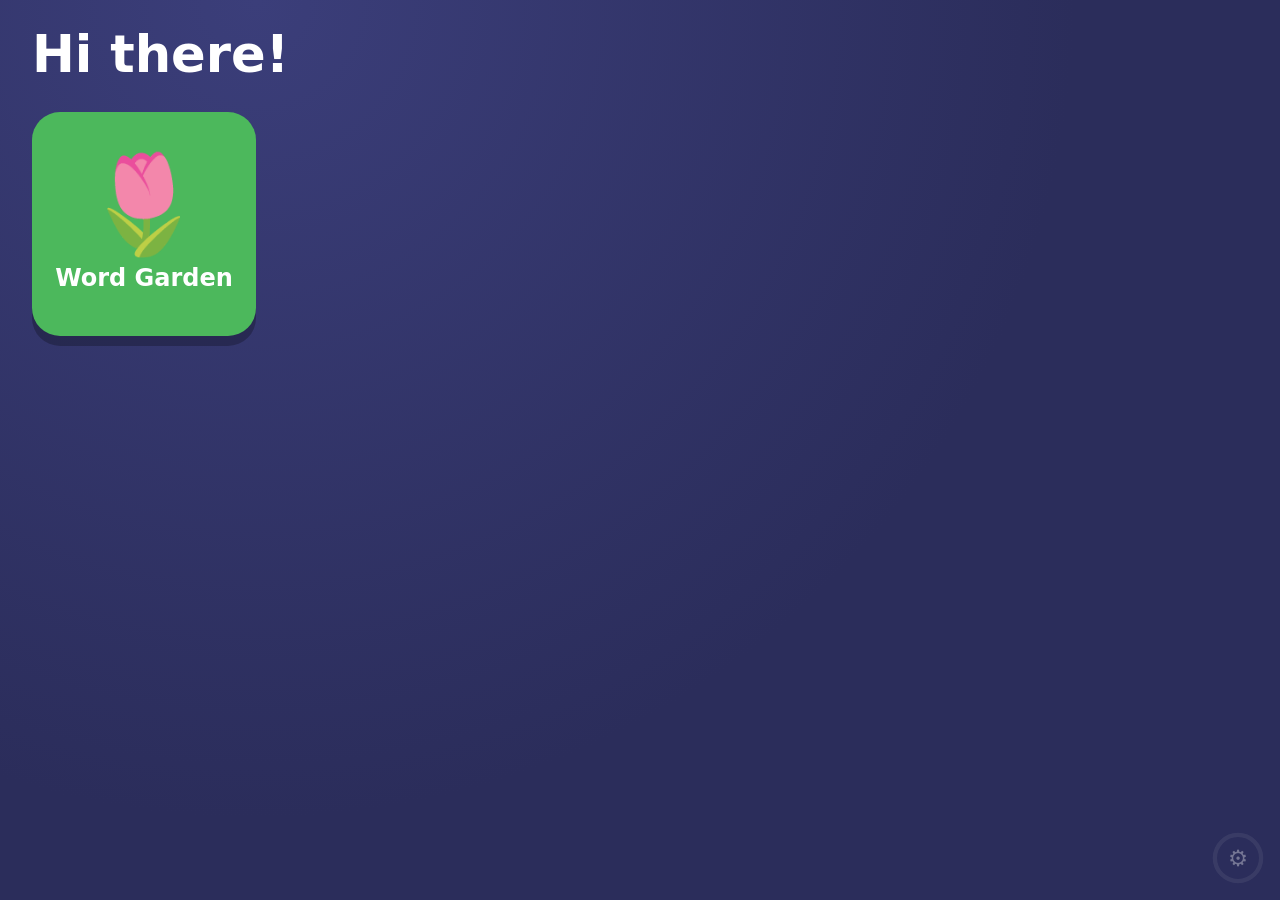
<file: index.html>
<!doctype html>
<html lang="en">
<head>
  <meta charset="utf-8">
  <title>Playroom</title>
  <meta name="viewport" content="width=device-width, initial-scale=1, maximum-scale=1, user-scalable=no, viewport-fit=cover">
  <meta name="theme-color" content="#2b2d5b">
  <!-- iOS home-screen app behaviour -->
  <meta name="mobile-web-app-capable" content="yes">
  <meta name="apple-mobile-web-app-capable" content="yes">
  <meta name="apple-mobile-web-app-status-bar-style" content="black-translucent">
  <meta name="apple-mobile-web-app-title" content="Playroom">
  <link rel="apple-touch-icon" href="icons/apple-touch-icon.png">
  <link rel="icon" href="icons/icon-192.png">
  <link rel="manifest" href="manifest.webmanifest">
  <link rel="stylesheet" href="shared/base.css">
  <link rel="stylesheet" href="hub.css">
</head>
<body>
  <main id="hub">
    <header class="hub-header">
      <h1 id="greeting">Let's play!</h1>
      <div id="star-pill" class="star-total" hidden aria-label="Total stars"><span class="star">★</span> <span id="star-total">0</span></div>
    </header>

    <section id="app-grid" class="app-grid" aria-label="Apps"></section>
    <p id="empty" class="empty" hidden>Nothing here yet!</p>

    <!-- Hold for 3 seconds to open parent settings -->
    <button id="parent-btn" class="parent-btn" aria-label="Grown-ups: hold to open settings">
      <svg viewBox="0 0 36 36" aria-hidden="true"><circle class="ring-bg" cx="18" cy="18" r="16"/><circle id="hold-ring" class="ring" cx="18" cy="18" r="16"/></svg>
      <span>⚙︎</span>
    </button>
  </main>

  <!-- Player: apps load in a full-screen iframe so the hub always owns "home" -->
  <div id="player" class="player" hidden>
    <iframe id="app-frame" title="App" allow="autoplay; fullscreen; microphone"></iframe>
    <button id="home-btn" class="home-btn" aria-label="Back home">⌂</button>
  </div>

  <!-- Parent settings -->
  <dialog id="settings" class="settings">
    <form method="dialog">
      <h2>Grown-up settings</h2>
      <label>Player name
        <input id="kid-name" type="text" maxlength="20" autocomplete="off" placeholder="e.g. Sam">
      </label>
      <fieldset>
        <legend>Show apps</legend>
        <div id="app-toggles"></div>
      </fieldset>
      <details>
        <summary>Danger zone</summary>
        <button type="button" id="reset-btn" class="danger">Reset all progress</button>
        <p id="reset-confirm" hidden>Tap again to confirm.</p>
      </details>
      <p class="meta">Version <span id="app-version"></span></p>
      <button value="close" class="primary" autofocus>Done</button>
    </form>
  </dialog>

  <script type="module" src="hub.js"></script>
</body>
</html>
</file>
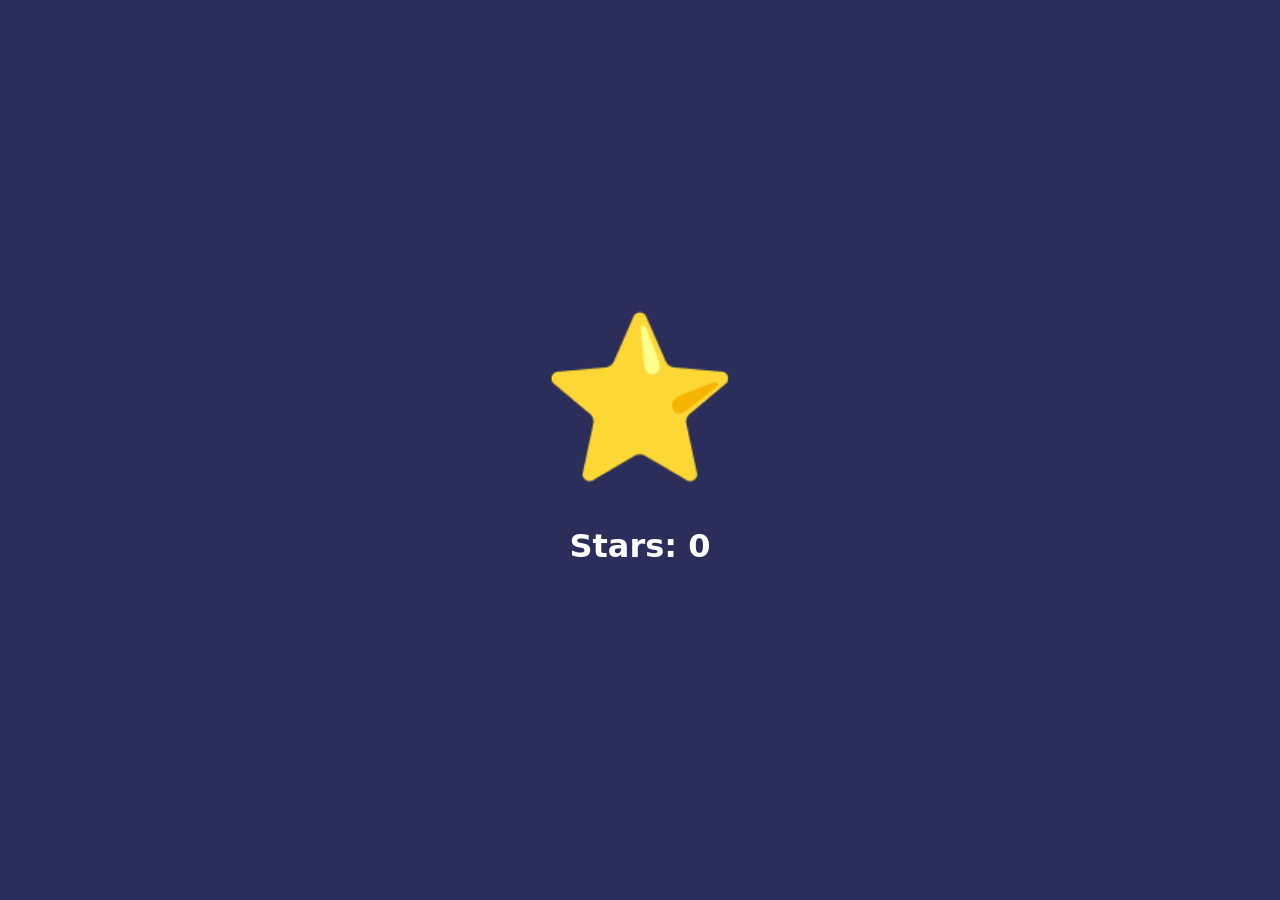
<file: apps/demo/index.html>
<!doctype html>
<html lang="en">
<head>
  <meta charset="utf-8">
  <meta name="viewport" content="width=device-width, initial-scale=1, maximum-scale=1, user-scalable=no, viewport-fit=cover">
  <title>Star Tapper</title>
  <link rel="stylesheet" href="../../shared/base.css">
  <style>
    body { display: grid; place-items: center; text-align: center; }
    #star { font-size: 10rem; transition: transform 0.12s; }
    #star:active { transform: scale(0.85); }
    p { font-size: 2rem; font-weight: 800; }
  </style>
</head>
<body>
  <!-- Demo app: shows the app contract (shared CSS, shared store, optional stars). -->
  <main>
    <button id="star" aria-label="Tap for a star">⭐</button>
    <p>Stars: <span id="count">0</span></p>
  </main>
  <script type="module">
    import { store } from '../../shared/store.js';
    const me = store.forApp('demo');
    const count = document.getElementById('count');
    count.textContent = me.stars();
    document.getElementById('star').addEventListener('click', () => {
      count.textContent = me.addStars(1);
    });
  </script>
</body>
</html>
</file>
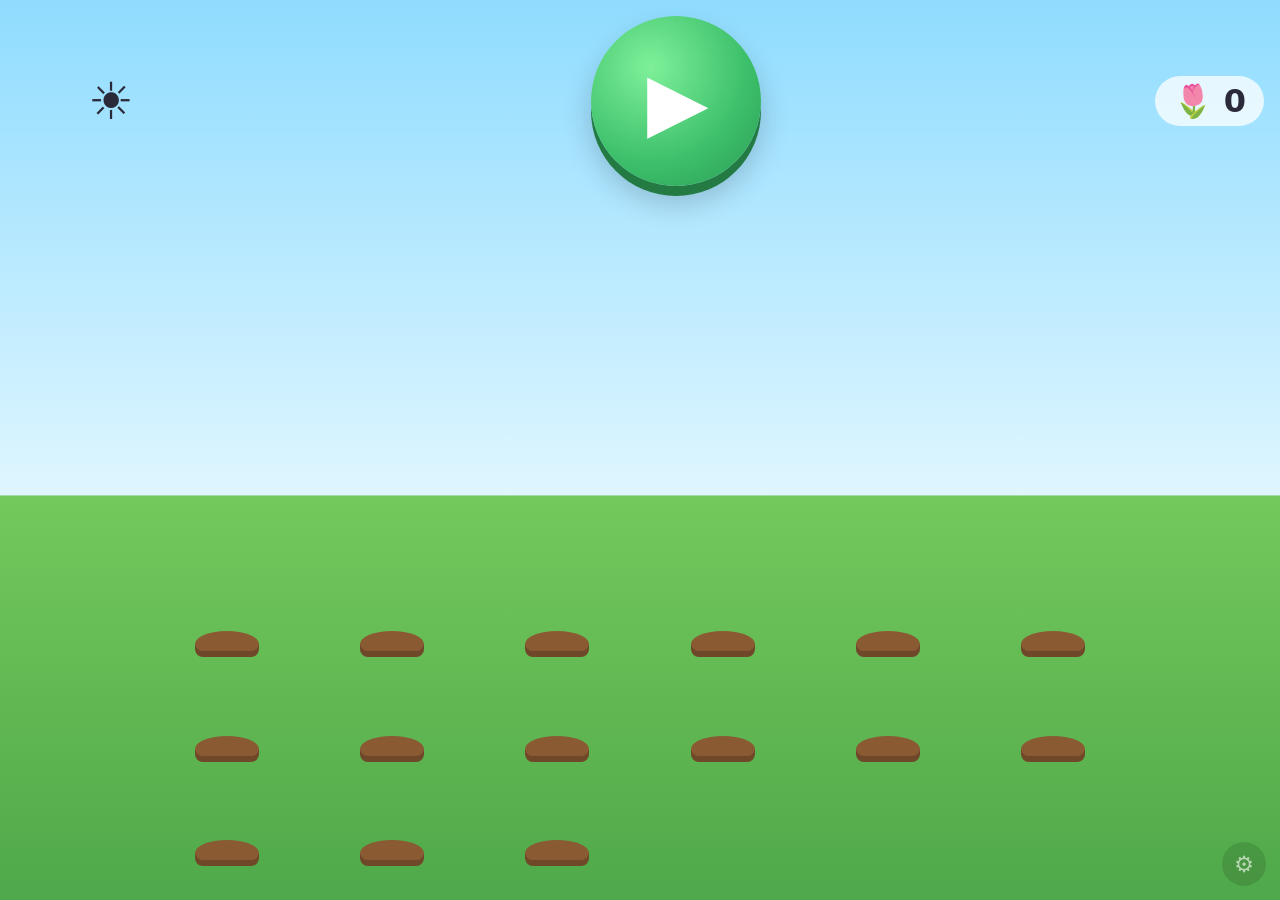
<file: apps/sightwords/index.html>
<!doctype html>
<html lang="en">
<head>
  <meta charset="utf-8">
  <meta name="viewport" content="width=device-width, initial-scale=1, maximum-scale=1, user-scalable=no, viewport-fit=cover">
  <title>Word Garden</title>
  <link rel="stylesheet" href="../../shared/base.css">
  <link rel="stylesheet" href="app.css">
</head>
<body>
  <div id="app"></div>
  <dialog id="panel" class="panel"></dialog>
  <script type="module" src="app.js"></script>
</body>
</html>
</file>
<file: shared/base.css>
/* Shared touch-first baseline for the hub and every app. */
:root {
  --bg: #2b2d5b;
  --bg-2: #3b3e7a;
  --ink: #ffffff;
  --ink-soft: #c9cbf2;
  --accent: #ffcf3f;
  --good: #4cd38a;
  --bad: #ff6b6b;
  --radius: 28px;
  --font: ui-rounded, "SF Pro Rounded", system-ui, -apple-system, sans-serif;
}

*, *::before, *::after { box-sizing: border-box; }

html, body {
  margin: 0;
  height: 100%;
  background: var(--bg);
  color: var(--ink);
  font-family: var(--font);
  /* No accidental zoom, text selection, long-press menus or rubber-banding. */
  touch-action: manipulation;
  -webkit-user-select: none;
  user-select: none;
  -webkit-touch-callout: none;
  -webkit-tap-highlight-color: transparent;
  overscroll-behavior: none;
}

input, textarea { -webkit-user-select: text; user-select: text; }

button {
  font: inherit;
  color: inherit;
  cursor: pointer;
  border: 0;
  background: none;
}

[hidden] { display: none !important; }
</file>
<file: hub.css>
#hub {
  min-height: 100%;
  padding:
    calc(env(safe-area-inset-top) + 24px)
    calc(env(safe-area-inset-right) + 32px)
    calc(env(safe-area-inset-bottom) + 32px)
    calc(env(safe-area-inset-left) + 32px);
  background: radial-gradient(circle at 20% 0%, var(--bg-2), var(--bg) 60%);
}

.hub-header {
  display: flex;
  align-items: center;
  justify-content: space-between;
  gap: 16px;
  margin-bottom: 28px;
}

.hub-header h1 {
  margin: 0;
  font-size: clamp(2rem, 5vw, 3.2rem);
  font-weight: 800;
}

.star-total {
  font-size: clamp(1.5rem, 3.5vw, 2.2rem);
  font-weight: 800;
  background: rgb(255 255 255 / 0.12);
  padding: 8px 20px;
  border-radius: 999px;
}
.star { color: var(--accent); }

.app-grid {
  display: grid;
  grid-template-columns: repeat(auto-fill, minmax(220px, 1fr));
  gap: 24px;
}

.tile {
  position: relative;
  display: flex;
  flex-direction: column;
  align-items: center;
  justify-content: center;
  gap: 12px;
  aspect-ratio: 1;
  padding: 20px;
  border-radius: var(--radius);
  background: var(--tile, #6c63ff);
  box-shadow: 0 10px 0 rgb(0 0 0 / 0.25);
  transition: transform 0.1s, box-shadow 0.1s;
}
.tile:active {
  transform: translateY(8px);
  box-shadow: 0 2px 0 rgb(0 0 0 / 0.25);
}
.tile-icon { font-size: clamp(4rem, 9vw, 6rem); line-height: 1; }
.tile-title { font-size: 1.5rem; font-weight: 800; text-align: center; }
.tile-stars {
  position: absolute;
  top: 12px;
  right: 14px;
  font-weight: 800;
  font-size: 1.1rem;
  background: rgb(0 0 0 / 0.2);
  padding: 4px 12px;
  border-radius: 999px;
}

.empty { font-size: 1.5rem; color: var(--ink-soft); text-align: center; margin-top: 15vh; }

/* Parent button: small, low-contrast, hold-to-open. */
.parent-btn {
  position: fixed;
  right: calc(env(safe-area-inset-right) + 16px);
  bottom: calc(env(safe-area-inset-bottom) + 16px);
  width: 52px;
  height: 52px;
  display: grid;
  place-items: center;
  opacity: 0.35;
  font-size: 1.4rem;
}
.parent-btn svg { position: absolute; inset: 0; transform: rotate(-90deg); }
.parent-btn .ring-bg { fill: none; stroke: rgb(255 255 255 / 0.2); stroke-width: 3; }
.parent-btn .ring {
  fill: none;
  stroke: var(--accent);
  stroke-width: 3;
  stroke-dasharray: 100.5;
  stroke-dashoffset: 100.5;
}
.parent-btn.holding { opacity: 1; }
.parent-btn.holding .ring { stroke-dashoffset: 0; transition: stroke-dashoffset 3s linear; }

/* Player */
.player {
  position: fixed;
  inset: 0;
  background: var(--bg);
  z-index: 10;
}
.player iframe { width: 100%; height: 100%; border: 0; display: block; }
.home-btn {
  position: fixed;
  top: calc(env(safe-area-inset-top) + 12px);
  left: calc(env(safe-area-inset-left) + 12px);
  width: 60px;
  height: 60px;
  border-radius: 50%;
  background: rgb(0 0 0 / 0.35);
  font-size: 2rem;
  line-height: 1;
  z-index: 11;
}

/* Settings */
.settings {
  width: min(520px, calc(100vw - 32px));
  border: 0;
  border-radius: var(--radius);
  padding: 28px;
  background: #fff;
  color: #222;
}
.settings::backdrop { background: rgb(0 0 0 / 0.55); }
.settings h2 { margin-top: 0; }
.settings label { display: grid; gap: 6px; font-weight: 700; margin-bottom: 16px; }
.settings input[type="text"] { font: inherit; padding: 12px; border-radius: 12px; border: 2px solid #ccc; }
.settings fieldset { border: 2px solid #eee; border-radius: 16px; margin: 0 0 16px; }
.settings .toggle { display: flex; align-items: center; gap: 10px; font-weight: 500; margin: 8px 0; }
.settings .toggle input { width: 24px; height: 24px; }
.settings details { margin-bottom: 16px; }
.settings summary { font-weight: 700; padding: 8px 0; }
.settings .meta { color: #888; font-size: 0.9rem; }
.settings .primary,
.settings .danger { padding: 14px 24px; border-radius: 14px; font-weight: 800; }
.settings .primary { background: var(--bg); color: #fff; width: 100%; }
.settings .danger { background: var(--bad); color: #fff; }
</file>
<file: apps/sightwords/app.css>
/* Word Garden: sunny sky, green grass, big school-style word cards. */
:root {
  --sky: #8fdcff;
  --sky-2: #dff6ff;
  --grass: #74c95c;
  --grass-2: #4fa84a;
  --soil: #8a5a33;
  --card: #fffdf7;
  --ink: #2b2a3a;
  --good: #3cbf6a;
  --bad: #ef6b5b;
  --sun: #ffd23f;
  /* Futura has the school-style single-loop "a" that early readers learn. */
  --word-font: Futura, "Century Gothic", "Avenir Next", sans-serif;
}

html, body { background: var(--sky); color: var(--ink); overflow: hidden; }

#app { height: 100%; }

main {
  height: 100%;
  display: flex;
  flex-direction: column;
  align-items: center;
  padding: max(16px, env(safe-area-inset-top)) 16px max(16px, env(safe-area-inset-bottom)) 16px;
  background: linear-gradient(var(--sky) 0%, var(--sky-2) 55%, var(--grass) 55.1%, var(--grass-2) 100%);
}

/* ---------- Garden ---------- */
.garden-screen { gap: 2vh; }

.sky {
  width: 100%;
  display: grid;
  grid-template-columns: 1fr auto 1fr;
  align-items: center;
  padding-left: 72px; /* the hub's home button */
}
.sun { font-size: 3.2rem; animation: spin 30s linear infinite; justify-self: start; }
.count {
  justify-self: end;
  font-size: 2rem;
  font-weight: 800;
  background: rgb(255 255 255 / 0.75);
  border-radius: 999px;
  padding: 6px 18px;
}

.play, .round-btn {
  width: min(24vmin, 170px);
  height: min(24vmin, 170px);
  border-radius: 50%;
  background: radial-gradient(circle at 35% 30%, #7ff09a, var(--good) 60%, #2c9a53);
  color: #fff;
  font-size: min(11vmin, 80px);
  padding-left: 0.12em;
  box-shadow: 0 10px 0 #237a43, 0 16px 30px rgb(0 0 0 / 0.2);
  animation: breathe 1.8s ease-in-out infinite;
}
.play:active, .round-btn:active { transform: translateY(6px); box-shadow: 0 4px 0 #237a43; animation: none; }

.garden {
  flex: 1;
  width: min(100%, 980px);
  display: grid;
  grid-template-columns: repeat(auto-fill, minmax(min(150px, 17vw), 1fr));
  align-content: end;
  gap: 1.6vh 12px;
  padding-bottom: 2vh;
}
.note { grid-column: 1 / -1; text-align: center; font-size: 1.6rem; font-weight: 700; color: #fff; }

.plot {
  display: flex;
  flex-direction: column;
  align-items: center;
  gap: 4px;
}
.plant { font-size: clamp(2.6rem, 7vmin, 4.2rem); line-height: 1; transform-origin: bottom center; filter: drop-shadow(0 3px 0 rgb(0 0 0 / 0.15)); }
.plant.s1 { font-size: clamp(2rem, 5vmin, 3rem); }
.sign {
  font-family: var(--word-font);
  font-weight: 600;
  font-size: clamp(1.4rem, 3.6vmin, 2rem);
  background: #f4dfb3;
  border: 3px solid #b98a4e;
  border-radius: 10px;
  padding: 0 14px 2px;
  min-width: 3.2em;
  text-align: center;
}
.soil { justify-content: flex-end; min-height: 90px; }
.mound { width: 64px; height: 26px; border-radius: 50% 50% 8px 8px; background: var(--soil); box-shadow: inset 0 -6px 0 rgb(0 0 0 / 0.2); }
.plot.wiggle .plant { animation: wiggle 0.5s; }

/* Grown-up gear: small and quiet, hold for 3 seconds. */
.gear {
  position: fixed;
  right: 14px;
  bottom: max(14px, env(safe-area-inset-bottom));
  width: 44px;
  height: 44px;
  border-radius: 50%;
  font-size: 1.4rem;
  color: rgb(255 255 255 / 0.6);
  background: rgb(0 0 0 / 0.12);
}
.gear.holding { animation: hold 3s linear forwards; }

/* ---------- Round ---------- */
.round { gap: 4vh; justify-content: flex-start; }

.seeds {
  display: flex;
  gap: 8px;
  padding-left: 72px;
  min-height: 40px;
  align-items: center;
}
.seeds span {
  width: 30px;
  height: 30px;
  border-radius: 50%;
  background: rgb(255 255 255 / 0.6);
  display: grid;
  place-items: center;
  font-size: 1.4rem;
}
.seeds span.on { background: none; animation: pop 0.4s; }

.banner {
  font-size: clamp(2rem, 6vmin, 3.2rem);
  font-weight: 800;
  color: #fff;
  text-shadow: 0 3px 0 rgb(0 0 0 / 0.2);
  animation: pop 0.5s;
}

.ear {
  width: 96px;
  height: 96px;
  border-radius: 50%;
  background: #fff;
  font-size: 3rem;
  box-shadow: 0 6px 0 #9bbfd0;
}
.ear.big { width: min(22vmin, 150px); height: min(22vmin, 150px); font-size: min(10vmin, 72px); margin-top: 2vh; }
.ear:active { transform: translateY(4px); box-shadow: 0 2px 0 #9bbfd0; }

.cards {
  flex: 1;
  width: 100%;
  max-width: 1000px;
  display: flex;
  flex-wrap: wrap;
  gap: 3vmin;
  align-content: center;
  justify-content: center;
  --w: min(40vw, 300px);
}
.cards.one { flex: 0; }
.cards.n3 { --w: min(28vw, 280px); }
.cards.n4 { --w: min(22vw, 230px); }

.word {
  font-family: var(--word-font);
  font-weight: 500;
  font-size: clamp(3rem, 11vmin, 6.5rem);
  line-height: 1;
  width: var(--w);
  aspect-ratio: 4 / 3;
  border-radius: 28px;
  background: var(--card);
  border: 5px solid #e8dcc0;
  box-shadow: 0 10px 0 #cbb98f, 0 16px 24px rgb(0 0 0 / 0.12);
  transition: opacity 0.3s, transform 0.15s;
  padding-bottom: 0.1em;
}
.cards.one .word { width: min(70vw, 420px); font-size: clamp(4rem, 15vmin, 8.5rem); }
.cards.n4 .word { font-size: clamp(2.6rem, 9vmin, 5rem); }
.word:active { transform: translateY(5px); box-shadow: 0 5px 0 #cbb98f; }
.word.right { background: #dcffe6; border-color: var(--good); box-shadow: 0 10px 0 #2c9a53; animation: hop 0.6s; }
.word.wrong { animation: shake 0.45s; border-color: var(--bad); }
.word.out { opacity: 0.25; transform: scale(0.92); box-shadow: none; }
.word.hint { border-color: var(--sun); animation: glow 1.2s ease-in-out infinite; }

.petal {
  position: fixed;
  z-index: 10;
  pointer-events: none;
  font-size: 2.6rem;
  transform: translate(-50%, -50%);
  animation: fly 0.9s ease-out forwards;
}

/* ---------- End ---------- */
.end { gap: 2vh; justify-content: space-between; }
.yay { margin: 1vh 0 0; font-size: clamp(2.6rem, 8vmin, 4.5rem); color: #fff; text-shadow: 0 4px 0 rgb(0 0 0 / 0.2); animation: pop 0.6s; }
.garden.small { flex: 1; align-content: end; }
.plot.grew { opacity: 0.35; }
.plot.grew.pop { opacity: 1; animation: grow 0.7s; }
.plot.grew.pop .sign { background: #fff6c2; border-color: var(--sun); }
.end-buttons { display: flex; gap: 40px; padding-bottom: 1vh; }
.round-btn.home { background: radial-gradient(circle at 35% 30%, #ffe680, var(--sun) 60%, #e0a800); box-shadow: 0 10px 0 #b38600; padding: 0; animation: none; }

/* ---------- Grown-up panel ---------- */
.panel {
  width: min(94vw, 860px);
  max-height: 90vh;
  border: 0;
  border-radius: 20px;
  padding: 0;
  color: #222;
  background: #fff;
  font-size: 1rem;
}
.panel::backdrop { background: rgb(0 0 0 / 0.5); }
.panel-inner { padding: 18px 22px 24px; }
.panel-head { display: flex; align-items: center; justify-content: space-between; gap: 12px; }
.panel h2 { margin: 0; font-size: 1.4rem; }
.panel button { border-radius: 10px; padding: 6px 10px; background: #eef0f6; font-size: 1rem; }
.panel button:disabled { opacity: 0.3; }
.panel .done { background: var(--good); color: #fff; font-weight: 700; padding: 8px 18px; }
.help, .msg { color: #555; margin: 10px 0; }
.msg { color: #b3261e; font-weight: 600; }
.words { width: 100%; border-collapse: collapse; }
.words th { text-align: left; font-size: 0.8rem; color: #777; font-weight: 600; padding: 4px 6px; }
.words td { padding: 4px 6px; border-top: 1px solid #eee; white-space: nowrap; }
.words .pl { font-size: 1.4rem; width: 2em; }
.words .w { font-family: var(--word-font); font-size: 1.4rem; }
.words small { color: #888; }
.voice button, .ord button { min-width: 40px; min-height: 36px; margin-right: 4px; }
.mic.rec { background: var(--bad); color: #fff; font-weight: 700; animation: glow 1s infinite; }
.add { display: flex; gap: 10px; margin: 14px 0; }
.add input { flex: 1; font-size: 1.2rem; padding: 8px 12px; border: 2px solid #ccd; border-radius: 10px; font-family: var(--word-font); }
.opts { display: flex; flex-wrap: wrap; gap: 20px; align-items: center; color: #444; }
.opts select { font-size: 1rem; margin-left: 6px; }
.voice-test { margin-top: 18px; border-top: 1px solid #eee; padding-top: 8px; }
.voice-test h3 { margin: 6px 0; font-size: 1.1rem; }
.voice-row { display: flex; flex-wrap: wrap; gap: 12px; align-items: center; }
.voice-row select { font-size: 1rem; max-width: 100%; }
#voice-pick { min-width: 260px; }
.speech-log { font-size: 0.8rem; color: #888; margin: 10px 0 0; }
.danger-zone { margin-top: 16px; color: #555; }
.danger-zone .danger { background: var(--bad); color: #fff; }

/* ---------- Animations ---------- */
@keyframes spin { to { transform: rotate(360deg); } }
@keyframes breathe { 50% { transform: scale(1.06); } }
@keyframes pop { 0% { transform: scale(0.4); } 70% { transform: scale(1.15); } 100% { transform: scale(1); } }
@keyframes hop { 30% { transform: translateY(-24px) scale(1.06); } 60% { transform: translateY(0); } 80% { transform: translateY(-8px); } }
@keyframes shake { 20%, 60% { transform: translateX(-12px) rotate(-2deg); } 40%, 80% { transform: translateX(12px) rotate(2deg); } }
@keyframes wiggle { 25% { transform: rotate(-12deg); } 75% { transform: rotate(12deg); } }
@keyframes glow { 50% { box-shadow: 0 0 0 10px rgb(255 210 63 / 0.6), 0 10px 0 #cbb98f; } }
@keyframes fly { to { transform: translate(calc(-50% + var(--dx)), calc(-50% + var(--dy))) scale(0.4); opacity: 0; } }
@keyframes grow { 0% { transform: scale(0.3); } 60% { transform: scale(1.3); } 100% { transform: scale(1); } }
@keyframes hold { to { background: rgb(0 0 0 / 0.5); color: #fff; transform: scale(1.3); } }

/* Portrait: fewer columns so cards stay big. */
@media (max-aspect-ratio: 1/1) {
  .cards, .cards.n3, .cards.n4 { --w: 42vw; align-content: start; margin-top: 4vh; }
  .garden { grid-template-columns: repeat(4, 1fr); }
}
@media (prefers-reduced-motion: reduce) {
  .play, .sun, .word.hint { animation: none; }
}
</file>
